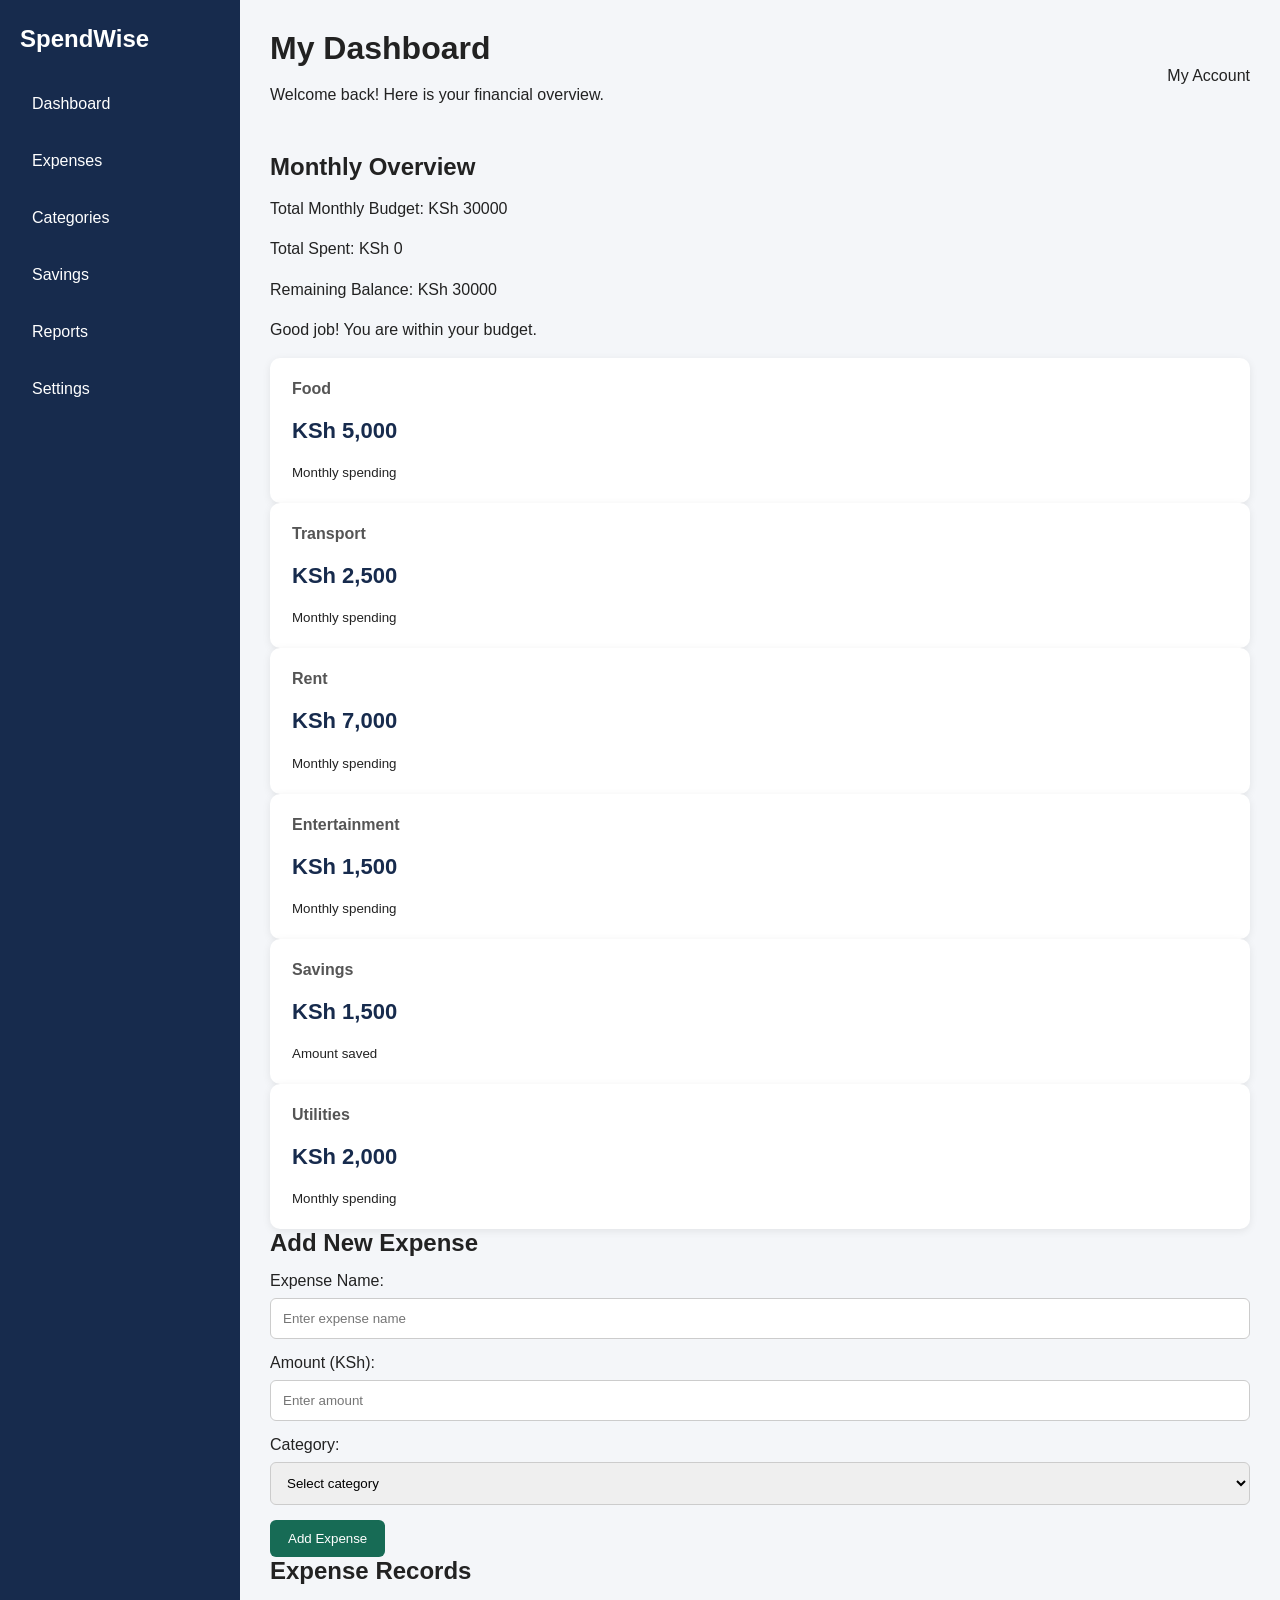
<file: index.html>
<!DOCTYPE html>
<html lang="en">
<head>
    <meta charset="UTF-8">
    <meta name="viewport" content="width=device-width, initial-scale=1.0">
    <title>SpendWise Dashboard</title>
    <link rel="stylesheet" href= "style.css">
</head>
<body>

    <div class="dashboard">

        <aside class="sidebar">
            <h2>SpendWise</h2>
            <nav>
                <a href="#">Dashboard</a>
                <a href="#expenses">Expenses</a>
                <a href="#">Categories</a>
                <a href="#">Savings</a>
                <a href="#">Reports</a>
                <a href="#">Settings</a>
            </nav>
        </aside>

        <main class="main-content">

            <header class="header">
                <div>
                    <h1>My Dashboard</h1>
                    <p>Welcome back! Here is your financial overview.</p>
                </div>
                <div class="profile">My Account</div>
            </header>

            <section class="summary">
                <h2>Monthly Overview</h2>

                <p>Total Monthly Budget:
                    KSh <span id="total-budget">30000</span>
                </p>

                <p>Total Spent:
                    KSh <span id="total-expenses">0</span>
                </p>

                <p>Remaining Balance:
                    KSh <span id="remaining-balance">30000</span>
                </p>

                <p id="budget-message">You are within your budget.</p>
            </section>

            <section class="categories">

                <article class="card">
                    <h3>Food</h3>
                    <p>KSh 5,000</p>
                    <small>Monthly spending</small>
                </article>

                <article class="card">
                    <h3>Transport</h3>
                    <p>KSh 2,500</p>
                    <small>Monthly spending</small>
                </article>

                <article class="card">
                    <h3>Rent</h3>
                    <p>KSh 7,000</p>
                    <small>Monthly spending</small>
                </article>

                <article class="card">
                    <h3>Entertainment</h3>
                    <p>KSh 1,500</p>
                    <small>Monthly spending</small>
                </article>

                <article class="card">
                    <h3>Savings</h3>
                    <p>KSh 1,500</p>
                    <small>Amount saved</small>
                </article>

                <article class="card">
                    <h3>Utilities</h3>
                    <p>KSh 2,000</p>
                    <small>Monthly spending</small>
                </article>

            </section>

            <section id="expenses">
                <h2>Add New Expense</h2>

                <form id="expense-form">

                    <label for="expense-name">Expense Name:</label>
                    <input
                        type="text"
                        id="expense-name"
                        placeholder="Enter expense name"
                        required
                    >

                    <label for="expense-amount">Amount (KSh):</label>
                    <input
                        type="number"
                        id="expense-amount"
                        placeholder="Enter amount"
                        min="1"
                        required
                    >

                    <label for="expense-category">Category:</label>
                    <select id="expense-category" required>
                        <option value="">Select category</option>
                        <option value="Food">Food</option>
                        <option value="Transport">Transport</option>
                        <option value="Rent">Rent</option>
                        <option value="Entertainment">Entertainment</option>
                        <option value="Utilities">Utilities</option>
                        <option value="Other">Other</option>
                    </select>

                    <button type="submit">Add Expense</button>

                </form>
            </section>

            <section>
                <h2>Expense Records</h2>
                <ul id="expense-list"></ul>
            </section>

        </main>
    </div>

    <script src="script.js"></script>

</body>
</html>
</file>
<file: style.css>
/* GENERAL STYLING */
* {
    margin: 0;
    padding: 0;
    box-sizing: border-box;
}

body {
    font-family: Arial, sans-serif;
    background-color: #f4f6f9;
    color: #222;
}

/* DASHBOARD LAYOUT */
.dashboard {
    display: flex;
    min-height: 100vh;
}

/* SIDEBAR */
.sidebar {
    width: 240px;
    background-color: #172b4d;
    color: white;
    padding: 25px 20px;
}

.sidebar h2 {
    margin-bottom: 30px;
    color: white;
}

.sidebar nav {
    display: flex;
    flex-direction: column;
    gap: 15px;
}

.sidebar nav a {
    color: white;
    text-decoration: none;
    padding: 12px;
    border-radius: 6px;
    transition: 0.3s;
}

.sidebar nav a:hover {
    background-color: #29466e;
}

/* MAIN CONTENT */
main {
    flex: 1;
    padding: 30px;
    min-width: 0;
}

h1, h2, h3 {
    margin-bottom: 15px;
}

p {
    margin-bottom: 15px;
    line-height: 1.6;
}

/* HEADER */
header {
    display: flex;
    justify-content: space-between;
    align-items: center;
    margin-bottom: 30px;
}

/* DASHBOARD CARDS */
.cards,
.card-container,
.summary-cards {
    display: grid;
    grid-template-columns: repeat(auto-fit, minmax(180px, 1fr));
    gap: 20px;
    margin: 25px 0;
}

.card {
    background-color: white;
    padding: 22px;
    border-radius: 10px;
    box-shadow: 0 2px 8px rgba(0, 0, 0, 0.08);
}

.card h3 {
    color: #555;
    font-size: 16px;
}

.card p {
    font-size: 22px;
    font-weight: bold;
    color: #172b4d;
}

/* BUTTONS */
button {
    background-color: #176b55;
    color: white;
    border: none;
    padding: 11px 18px;
    border-radius: 6px;
    cursor: pointer;
}

button:hover {
    background-color: #10523f;
}

/* FORMS */
input,
select {
    width: 100%;
    padding: 12px;
    margin: 8px 0 15px;
    border: 1px solid #ccc;
    border-radius: 6px;
}

/* TABLES */
table {
    width: 100%;
    border-collapse: collapse;
    background-color: white;
    margin-top: 20px;
}

th, td {
    padding: 13px;
    text-align: left;
    border-bottom: 1px solid #ddd;
}

th {
    background-color: #172b4d;
    color: white;
}

/* RESPONSIVE DESIGN */
@media (max-width: 768px) {
    .dashboard {
        flex-direction: column;
    }

    .sidebar {
        width: 100%;
    }

    .sidebar nav {
        flex-direction: row;
        flex-wrap: wrap;
    }

    main {
        padding: 18px;
    }

    header {
        flex-direction: column;
        align-items: flex-start;
        gap: 10px;
    }
}
</file>
